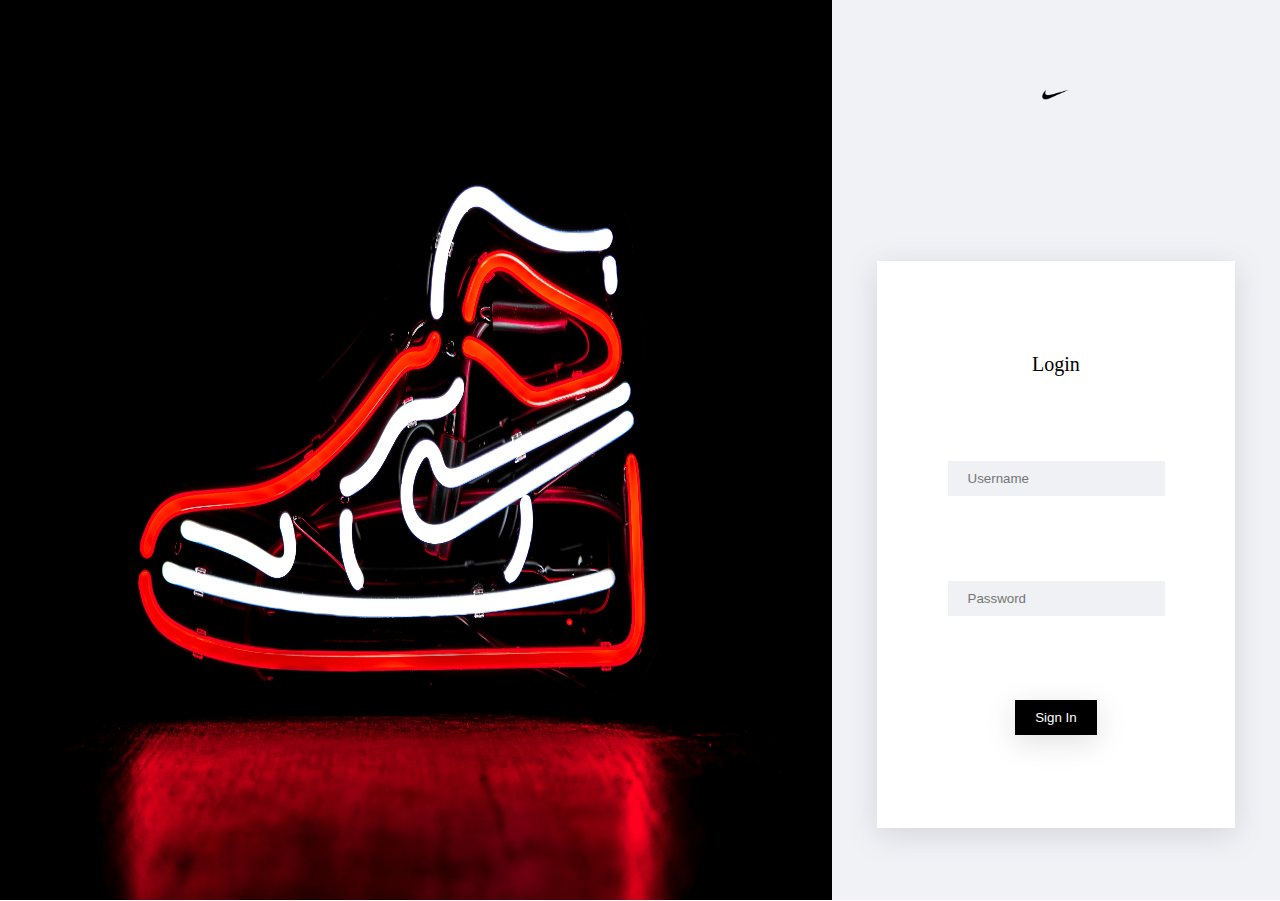
<file: InitializrSpringbootProject/src/main/resources/static/login.html>
<!DOCTYPE html>

<html>
    <head>
        <title>Tienda</title>
        <meta charset="UTF-8">
        <meta name="viewport" content="width=device-width, initial-scale=1.0">
        
        
        <link href="css/login.css" rel="stylesheet" type="text/css"/>
    </head>
    <body>
        <main class="main-container">
            <!--Image section-->
            <div class="image-container">
                <img src="images/loginImage.jpg" alt="LoginImage"/>
            </div>
            <!--Login section-->
            <div class="login-container">
                <div class="login-container-image">
                    <img src="images/logoNike.png" alt="logo"/>
                </div>
                
                <form class="login-items" action="action">
                    <p class="login-text">Login</p>
                    <input class="login-input" type="text" id="id" placeholder="Username">
                    <input class="login-input" type="password" id="id" minlength="8" placeholder="Password">
                    <input class="login-button" type="button" value="Sign In">
                    
                </form>
                
            </div>
        </main>
    </body>
</html>
</file>
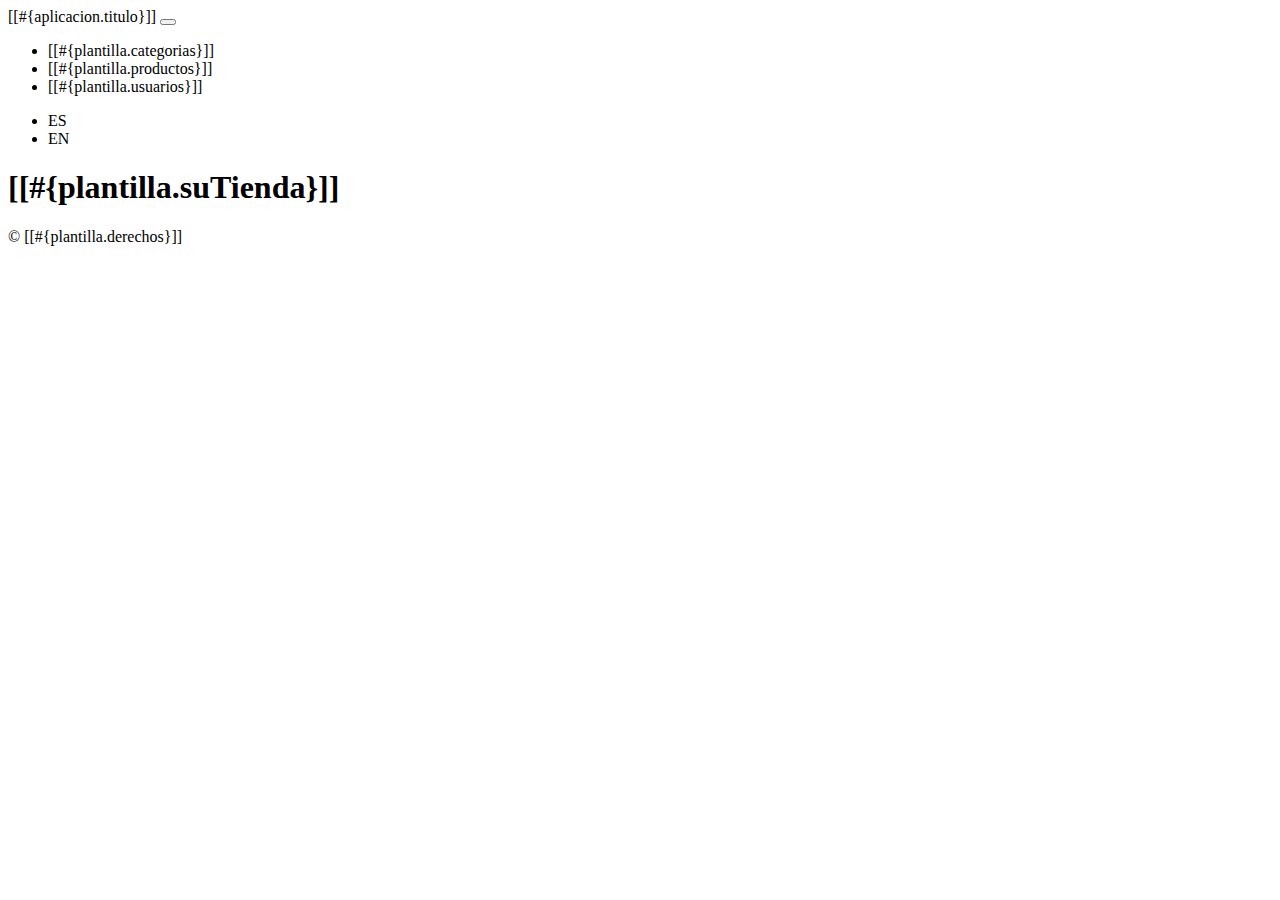
<file: InitializrSpringbootProject/src/main/resources/templates/layout/plantilla.html>
<!DOCTYPE html>
<!--
Click nbfs://nbhost/SystemFileSystem/Templates/Licenses/license-default.txt to change this license
Click nbfs://nbhost/SystemFileSystem/Templates/Other/html.html to edit this template
-->
<html xmlns="http://www.w3.org/1999/xhtml"
      xmlns:th="http://www.thymeleaf.org">
    <head th:fragment="head">
        <title>TechShop</title>
        <meta charset="UTF-8">
            <meta name="viewport" content="width=device-width, initial-scale=1.0">
                <link th:href="@{/webjars/bootstrap/css/bootstrap.min.css}" rel="stylesheet"/>
                <script th:src="@{/js/rutinas.js}"></script>
                <script th:src="@{/webjars/bootstrap/js/bootstrap.min.js}"></script>
                <script th:src="@{/webjars/popper.js/umd/popper.min.js}"/></script>
                <script th:src="@{/webjars/popper.js/umd/popper.min.js}"/></script>
                </head>
                <body>
                    <header th:fragment="header" class="header">
                        <nav class="navbar navbar-expand-sm navbar-dark bg-dark p-0">
                            <div class="container">
                                <a th:href="@{/}" class="navbar-brand">[[#{aplicacion.titulo}]]</a>
                                <button class="navbar-toggler" data-bs-toggle="collapse" data-bs-target="#navbarCollapse">
                                    <span class="navbar-toggler-icon"></span>
                                </button>
                                <div class="collapse navbar-collapse justify-content-between" id="navbarCollapse">
                                    <ul class="navbar-nav">
                                        <li class="nav-item px-2"><a class="nav-menu-link nav-link" th:href="@{/categoria/listado}">[[#{plantilla.categorias}]]</a></li>
                                        <li class="nav-item px-2"><a class="nav-menu-link nav-link" th:href="@{/producto/listado}">[[#{plantilla.productos}]]</a></li>
                                        <li class="nav-item px-2"><a class="nav-menu-link nav-link" th:href="@{/usuario/listado}">[[#{plantilla.usuarios}]]</a></li>
                                    </ul>
                                    <div class="col-md-3">
                                        <ul class="navbar-nav">                                
                                            <li class="nav-item px-2"><a class="nav-link" th:href="@{/(lang=es)}">ES</a></li>
                                            <li class="nav-item px-2"><a class="nav-link" th:href="@{/(lang=en)}">EN</a></li>
                                        </ul>
                                    </div>
                                </div>
                            </div>
                        </nav>
                        <section id="main-header" class="py-2 bg-success text-white">
                            <div class="container">
                                <div class="row">
                                    <div class="col-md-6">
                                        <h1><i class="fas fa-cog"></i> [[#{plantilla.suTienda}]]</h1>
                                    </div>
                                </div>
                            </div>
                        </section>
                    </header>
                    <footer th:fragment="footer" class="bg-info text-white mt-5 p-2">
                        <div class="container">
                            <div class="col">
                                <p class="lead text-center">
                                    &COPY [[#{plantilla.derechos}]]
                                </p>

                            </div>
                        </div>

                    </footer>
                </body>
                </html>
</file>
<file: InitializrSpringbootProject/src/main/resources/static/css/login.css>
/*
Click nbfs://nbhost/SystemFileSystem/Templates/Licenses/license-default.txt to change this license
Click nbfs://nbhost/SystemFileSystem/Templates/Other/CascadeStyleSheet.css to edit this template
*/
/* 
    Created on : May 27, 2023, 5:37:13 PM
    Author     : JordanStevenChavarri
*/

*{
    margin: 0;
    padding: 0;
    box-sizing: inherit;
}

html, body{
    font-size: 62.5%;
    box-sizing: border-box;
    height: 100vh;
    width: 100%;
}

.main-container{
    display: flex;
    height: 100%;
    width: 100%;
}
.image-container{
    width: 65%;
    height: 100%;
}

.image-container img{
    background-size: cover;
    height: 100%;
    width: 100%;

}

.login-container{
    width: 35%;
    height: 100%;
    display: inherit;
    flex-direction: column;
    justify-content: space-around;
    align-items: center;
    background-color: #f1f2f6;
}

.login-container .login-container-image{
    display: inherit;
    justify-content: center
}
.login-container .login-container-image img{
    width: 25%;
    object-fit: contain;
}
.login-title{
    font-size: 3rem;
}

.login-text{
    font-size:2rem;
}


.login-items{
    display: inherit;
    flex-direction: column;
    
    height: 63%;
    justify-content: space-around;
    width: 80%;
    padding: 50px 100px;
    background-color: #ffffff;
    box-shadow: rgba(100, 100, 111, 0.2) 0px 7px 29px 0px;
    align-items: center;


}
.login-input{
    padding: 10px 20px;
    background-color: rgba(223, 228, 234,0.5);
    border: rgba(223, 228, 234,0.5);
    outline: none;
}
.login-button{
    padding: 10px 20px;
    background-color: #000000;
    color: #ffffff;
    border: none;
    box-shadow: rgba(100, 100, 111, 0.2) 0px 7px 29px 0px;
    cursor: pointer;
}
</file>
